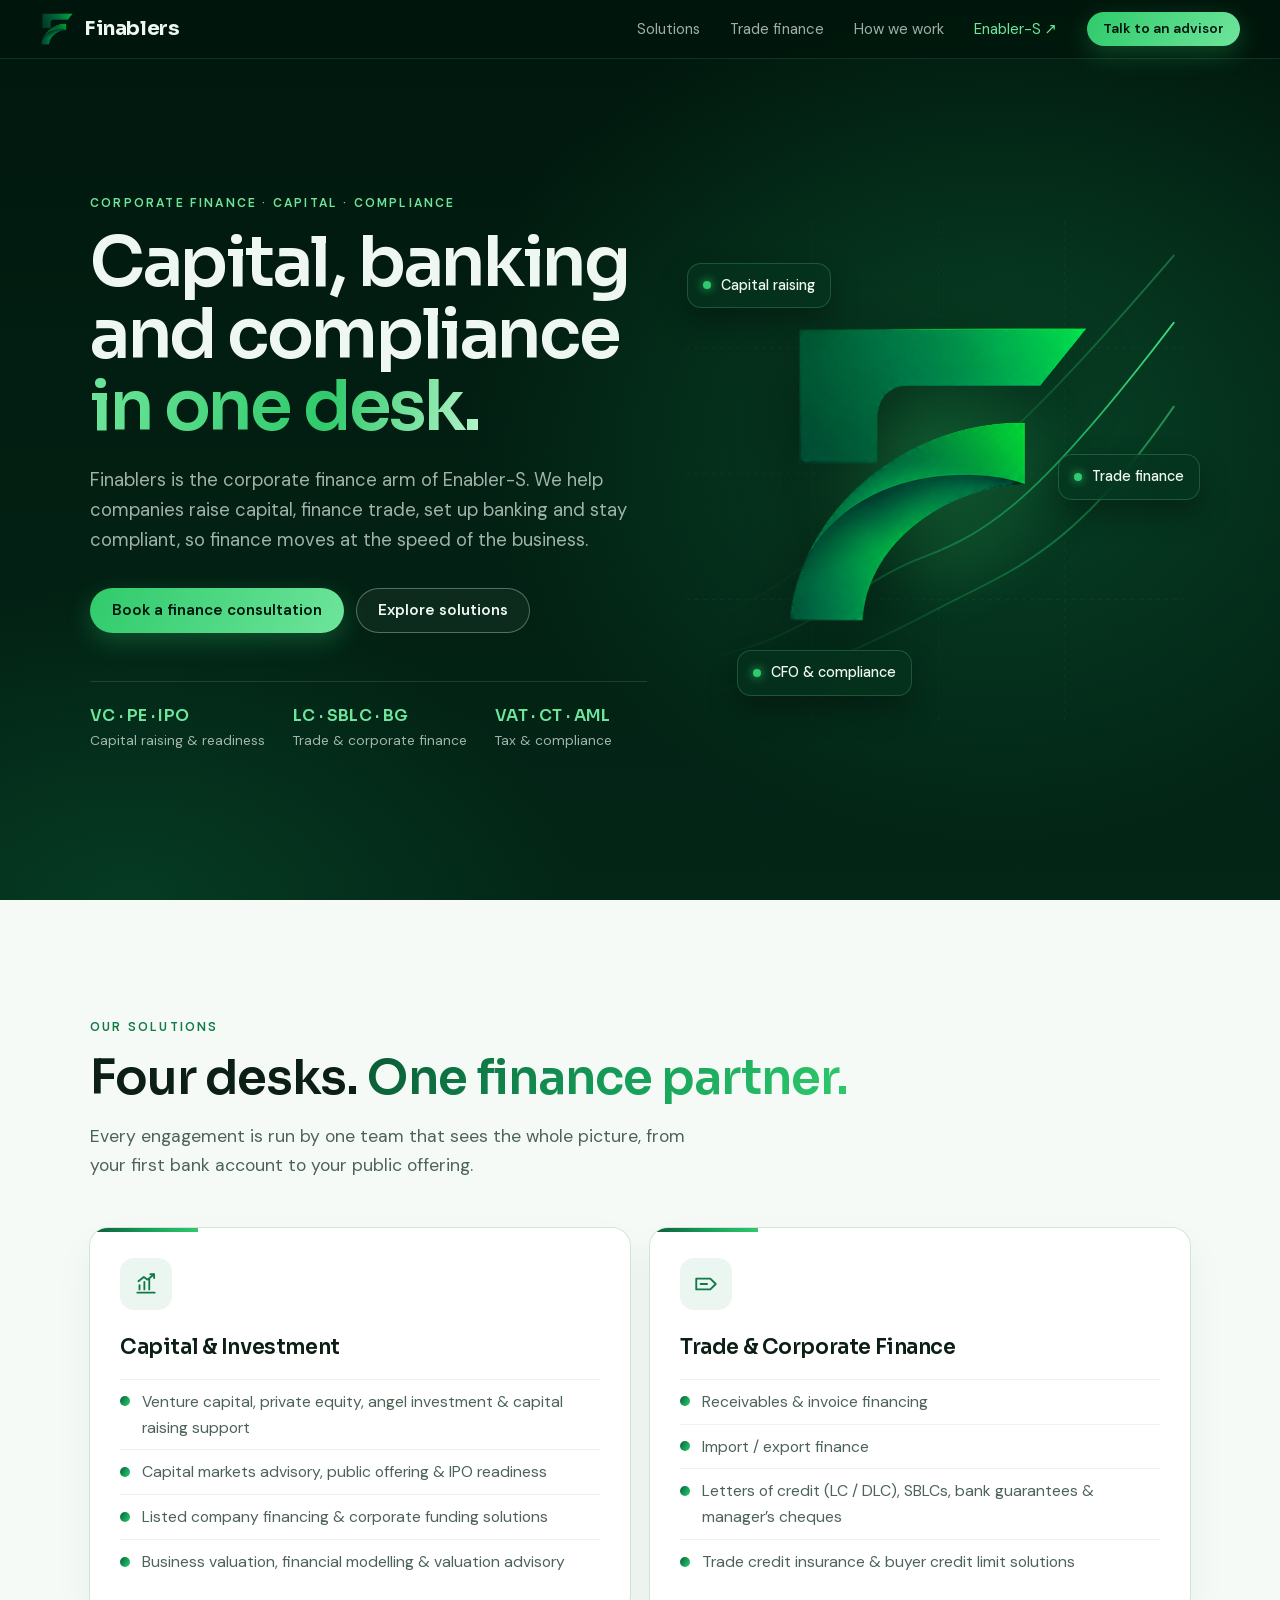
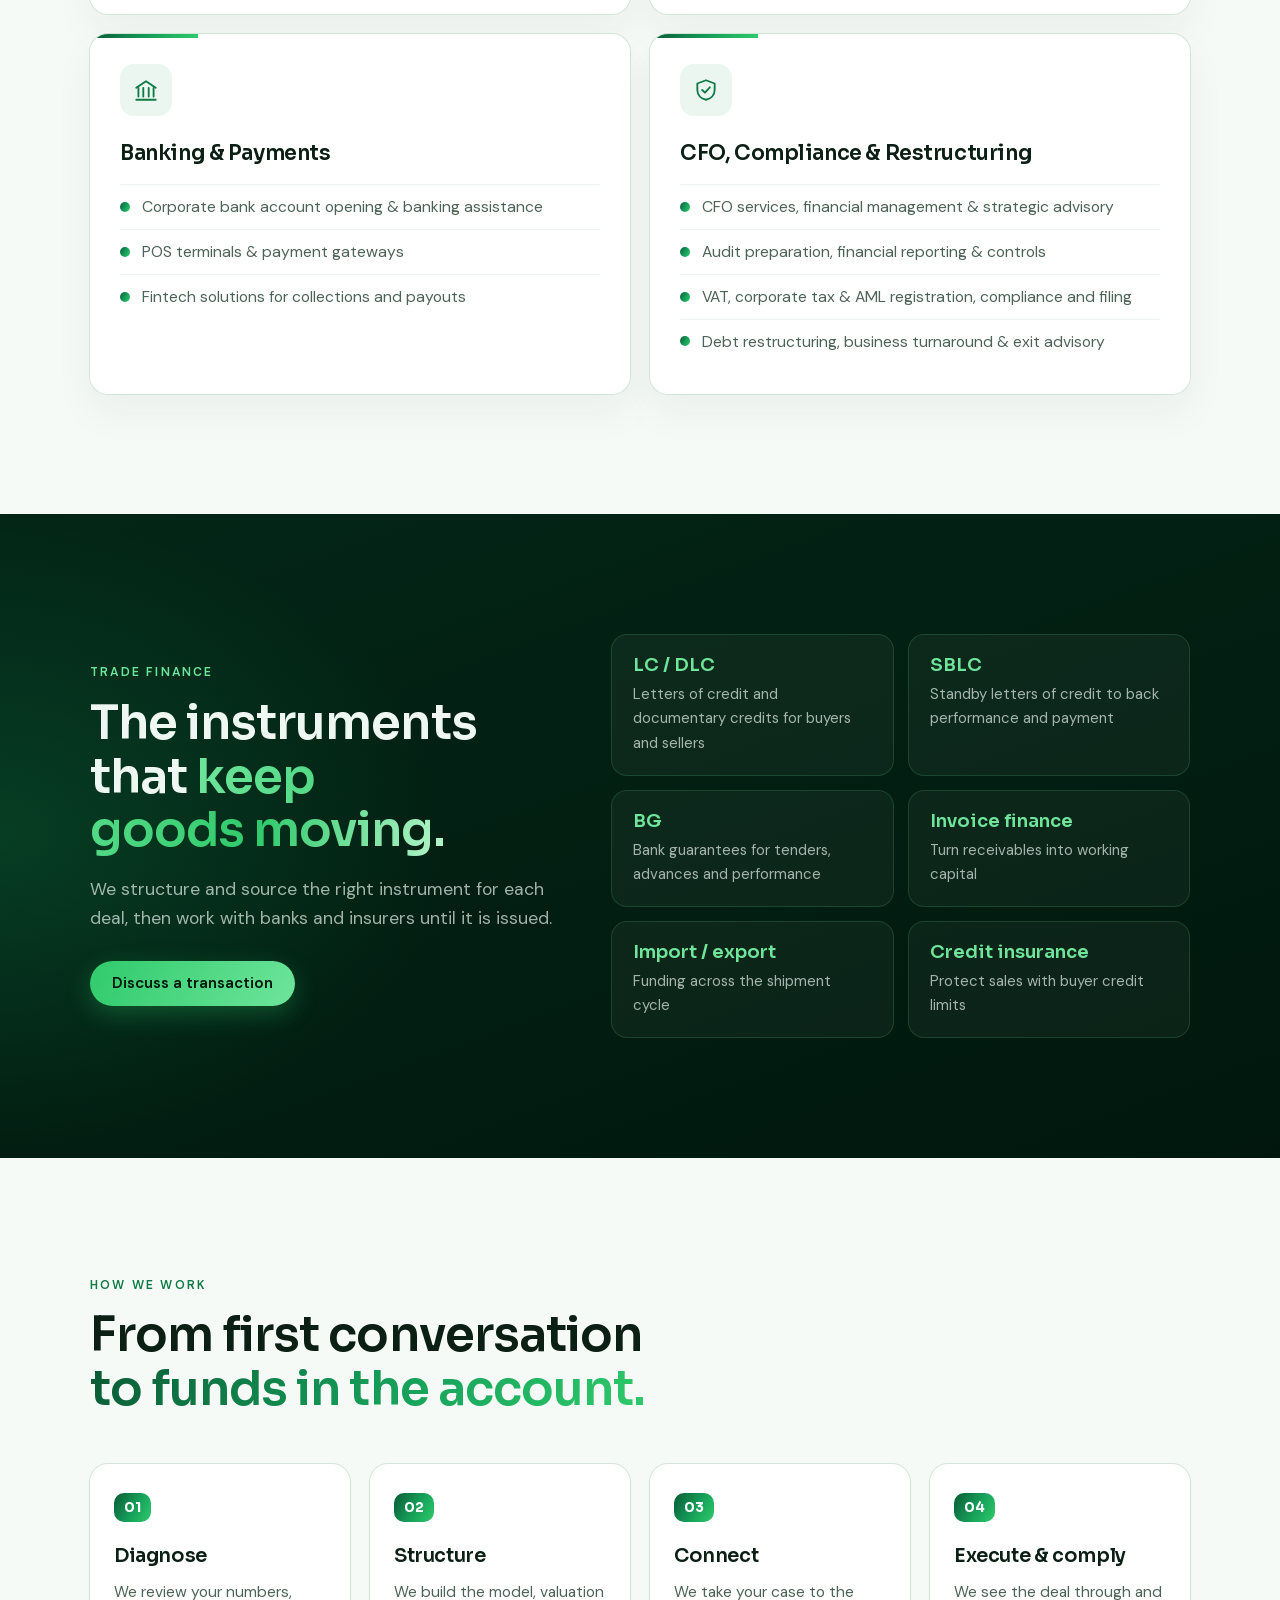
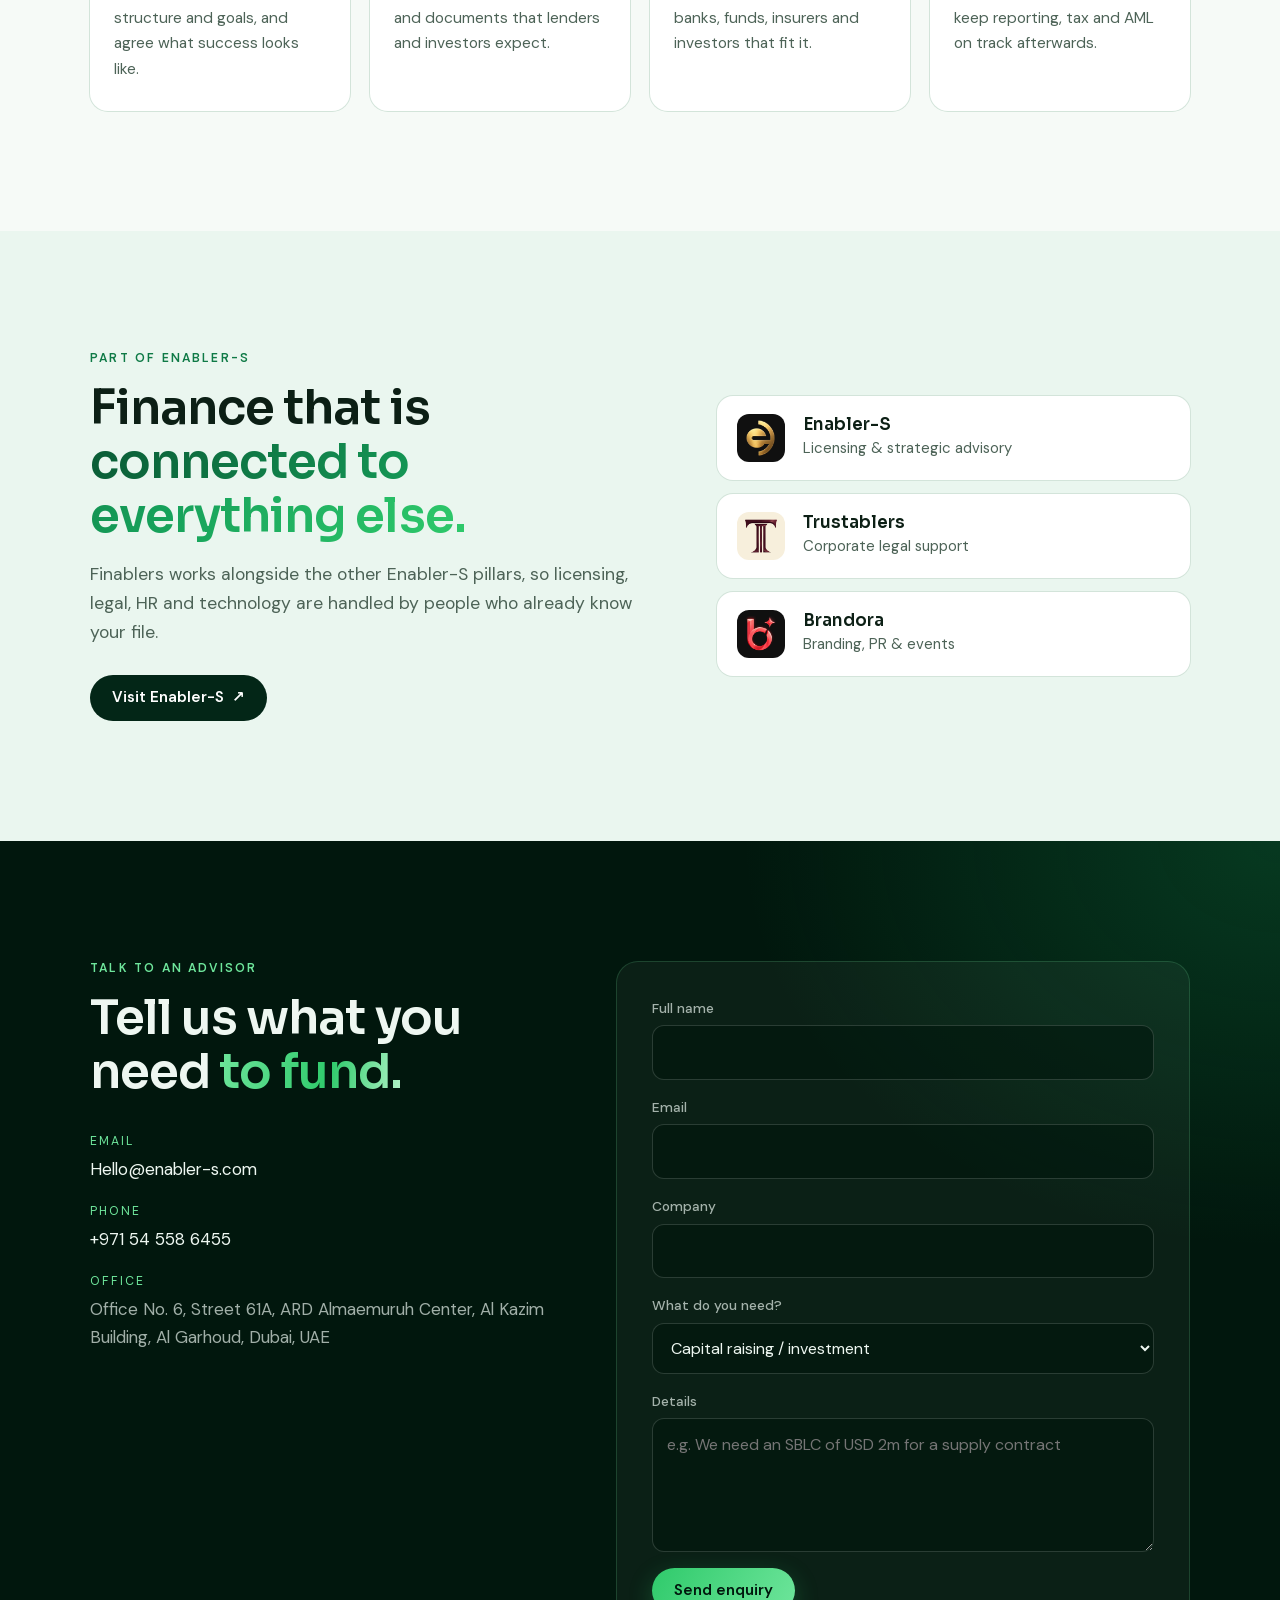
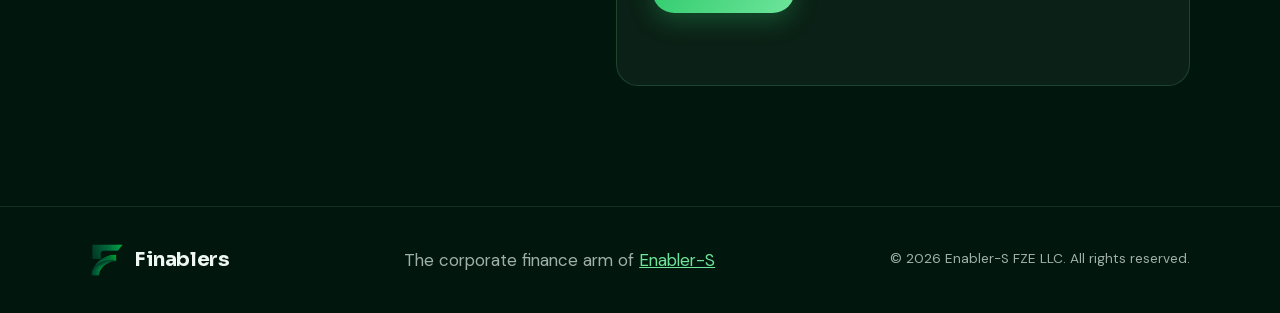
<file: index.html>
<!doctype html>
<html lang="en">
<head>
  <meta charset="utf-8">
  <meta name="viewport" content="width=device-width, initial-scale=1, viewport-fit=cover">
  <title>Finablers | Corporate Finance, Capital & Compliance by Enabler-S</title>
  <meta name="description" content="Finablers is the corporate finance arm of Enabler-S: capital raising, trade finance, banking, CFO services and tax & AML compliance from one desk in Dubai.">
  <link rel="canonical" href="https://finablers.vercel.app/">
  <meta property="og:type" content="website">
  <meta property="og:site_name" content="Finablers">
  <meta property="og:title" content="Finablers | Corporate Finance, Capital &amp; Compliance by Enabler-S">
  <meta property="og:description" content="Finablers is the corporate finance arm of Enabler-S: capital raising, trade finance, banking, CFO services and tax &amp; AML compliance from one desk in Dubai.">
  <meta property="og:url" content="https://finablers.vercel.app/">
  <meta property="og:image" content="https://finablers.vercel.app/assets/og.jpg">
  <meta property="og:image:width" content="1200">
  <meta property="og:image:height" content="630">
  <meta name="twitter:card" content="summary_large_image">
  <meta name="theme-color" content="#032617">
  <link rel="icon" href="assets/finabler-mark.png" type="image/png">
  <!-- Fonts are self-hosted (fonts/fonts.css) so the page never waits on Google -->
  <link rel="preload" href="fonts/files/dm-sans-normal-latin-b9df62.woff2" as="font" type="font/woff2" crossorigin>
  <link rel="preload" href="fonts/files/sora-normal-latin-29535c.woff2" as="font" type="font/woff2" crossorigin>
  <link rel="stylesheet" href="fonts/fonts.css">
  <link rel="stylesheet" href="styles.css">
  <script src="main.js" defer></script>
</head>
<body>
  <a class="skip" href="#main">Skip to content</a>

  <header class="top" id="top">
    <a class="brand" href="#top" aria-label="Finablers home">
      <img src="assets/finabler-mark.png" alt="" width="256" height="256">
      <span>Finablers</span>
    </a>
    <nav aria-label="Main">
      <button class="menu-toggle" type="button" aria-expanded="false" aria-controls="menu">Menu</button>
      <ul id="menu">
        <li><a href="#solutions">Solutions</a></li>
        <li><a href="#trade">Trade finance</a></li>
        <li><a href="#process">How we work</a></li>
        <li><a href="https://enabler-s.vercel.app/" data-link="enabler" class="parent">Enabler-S <span aria-hidden="true">↗</span></a></li>
        <li><a class="btn btn-bright btn-sm" href="#contact">Talk to an advisor</a></li>
      </ul>
    </nav>
  </header>

  <main id="main">
    <!-- Hero: dark forest ground, the F mark with rising capital lines behind it -->
    <section class="hero">
      <div class="hero-copy">
        <p class="eyebrow light">Corporate Finance · Capital · Compliance</p>
        <h1>Capital, banking and compliance <span class="grad">in one desk.</span></h1>
        <p class="lede">Finablers is the corporate finance arm of Enabler-S. We help companies raise capital, finance trade, set up banking and stay compliant, so finance moves at the speed of the business.</p>
        <div class="actions">
          <a class="btn btn-bright" href="#contact">Book a finance consultation</a>
          <a class="btn btn-line" href="#solutions">Explore solutions</a>
        </div>
        <ul class="proof">
          <li><b>VC · PE · IPO</b><span>Capital raising &amp; readiness</span></li>
          <li><b>LC · SBLC · BG</b><span>Trade &amp; corporate finance</span></li>
          <li><b>VAT · CT · AML</b><span>Tax &amp; compliance</span></li>
        </ul>
      </div>

      <div class="hero-art" aria-hidden="true">
        <svg class="lines" viewBox="0 0 600 600">
          <defs>
            <linearGradient id="lg" x1="0" y1="1" x2="1" y2="0">
              <stop offset="0" stop-color="#0f7a46" stop-opacity="0"/><stop offset=".6" stop-color="#16a05a"/><stop offset="1" stop-color="#3ee07f"/>
            </linearGradient>
          </defs>
          <path class="l1" d="M20,520 C140,500 200,430 280,400 S420,330 580,120"/>
          <path class="l2" d="M20,560 C160,540 240,490 320,450 S470,380 580,220"/>
          <path class="l3" d="M20,470 C120,450 180,360 260,330 S400,250 580,40"/>
          <g class="grid"><path d="M0,150H600M0,300H600M0,450H600M150,0V600M300,0V600M450,0V600"/></g>
        </svg>
        <div class="mark-wrap">
          <div class="mark-glow"></div>
          <img class="mark" src="assets/finabler-mark-lg.png" alt="" width="640" height="640">
        </div>
        <div class="float f1"><i></i>Capital raising</div>
        <div class="float f2"><i></i>Trade finance</div>
        <div class="float f3"><i></i>CFO &amp; compliance</div>
      </div>
    </section>

    <!-- Solutions: the 12 Finablers services grouped into four desks -->
    <section class="section" id="solutions">
      <div class="wrap">
        <p class="eyebrow">Our solutions</p>
        <h2>Four desks. <span class="grad-dark">One finance partner.</span></h2>
        <p class="section-lede">Every engagement is run by one team that sees the whole picture, from your first bank account to your public offering.</p>
        <div class="desks">
          <article class="desk reveal">
            <div class="desk-icon"><svg viewBox="0 0 24 24"><path d="M4 20h16"/><path d="M6 17v-4M10.5 17V10M15 17V7"/><path d="M5 9.5l5-4 3.5 2.5L19.5 3M16 3h3.5v3.5"/></svg></div>
            <h3>Capital &amp; Investment</h3>
            <ul>
              <li>Venture capital, private equity, angel investment &amp; capital raising support</li>
              <li>Capital markets advisory, public offering &amp; IPO readiness</li>
              <li>Listed company financing &amp; corporate funding solutions</li>
              <li>Business valuation, financial modelling &amp; valuation advisory</li>
            </ul>
          </article>
          <article class="desk reveal">
            <div class="desk-icon"><svg viewBox="0 0 24 24"><path d="M3 7h13l5 5-5 5H3z"/><path d="M7 12h6"/></svg></div>
            <h3>Trade &amp; Corporate Finance</h3>
            <ul>
              <li>Receivables &amp; invoice financing</li>
              <li>Import / export finance</li>
              <li>Letters of credit (LC / DLC), SBLCs, bank guarantees &amp; manager’s cheques</li>
              <li>Trade credit insurance &amp; buyer credit limit solutions</li>
            </ul>
          </article>
          <article class="desk reveal">
            <div class="desk-icon"><svg viewBox="0 0 24 24"><path d="M3 10l9-6 9 6"/><path d="M5 10v8M9.5 10v8M14.5 10v8M19 10v8M3 21h18"/></svg></div>
            <h3>Banking &amp; Payments</h3>
            <ul>
              <li>Corporate bank account opening &amp; banking assistance</li>
              <li>POS terminals &amp; payment gateways</li>
              <li>Fintech solutions for collections and payouts</li>
            </ul>
          </article>
          <article class="desk reveal">
            <div class="desk-icon"><svg viewBox="0 0 24 24"><path d="M12 3l8 3v6c0 4.5-3.4 8-8 9-4.6-1-8-4.5-8-9V6z"/><path d="M8.5 12l2.5 2.5 4.5-5"/></svg></div>
            <h3>CFO, Compliance &amp; Restructuring</h3>
            <ul>
              <li>CFO services, financial management &amp; strategic advisory</li>
              <li>Audit preparation, financial reporting &amp; controls</li>
              <li>VAT, corporate tax &amp; AML registration, compliance and filing</li>
              <li>Debt restructuring, business turnaround &amp; exit advisory</li>
            </ul>
          </article>
        </div>
      </div>
    </section>

    <!-- Trade finance instruments -->
    <section class="section trade" id="trade">
      <div class="wrap trade-grid">
        <div>
          <p class="eyebrow light">Trade finance</p>
          <h2>The instruments that <span class="grad">keep goods moving.</span></h2>
          <p class="section-lede light">We structure and source the right instrument for each deal, then work with banks and insurers until it is issued.</p>
          <a class="btn btn-bright" href="#contact">Discuss a transaction</a>
        </div>
        <ul class="instruments">
          <li class="reveal"><b>LC / DLC</b><span>Letters of credit and documentary credits for buyers and sellers</span></li>
          <li class="reveal"><b>SBLC</b><span>Standby letters of credit to back performance and payment</span></li>
          <li class="reveal"><b>BG</b><span>Bank guarantees for tenders, advances and performance</span></li>
          <li class="reveal"><b>Invoice finance</b><span>Turn receivables into working capital</span></li>
          <li class="reveal"><b>Import / export</b><span>Funding across the shipment cycle</span></li>
          <li class="reveal"><b>Credit insurance</b><span>Protect sales with buyer credit limits</span></li>
        </ul>
      </div>
    </section>

    <!-- Process -->
    <section class="section" id="process">
      <div class="wrap">
        <p class="eyebrow">How we work</p>
        <h2>From first conversation <span class="grad-dark">to funds in the account.</span></h2>
        <ol class="steps">
          <li class="reveal"><span class="n">01</span><h3>Diagnose</h3><p>We review your numbers, structure and goals, and agree what success looks like.</p></li>
          <li class="reveal"><span class="n">02</span><h3>Structure</h3><p>We build the model, valuation and documents that lenders and investors expect.</p></li>
          <li class="reveal"><span class="n">03</span><h3>Connect</h3><p>We take your case to the banks, funds, insurers and investors that fit it.</p></li>
          <li class="reveal"><span class="n">04</span><h3>Execute &amp; comply</h3><p>We see the deal through and keep reporting, tax and AML on track afterwards.</p></li>
        </ol>
      </div>
    </section>

    <!-- Ecosystem -->
    <section class="section eco">
      <div class="wrap eco-grid">
        <div>
          <p class="eyebrow">Part of Enabler-S</p>
          <h2>Finance that is <span class="grad-dark">connected to everything else.</span></h2>
          <p class="section-lede">Finablers works alongside the other Enabler-S pillars, so licensing, legal, HR and technology are handled by people who already know your file.</p>
          <a class="btn btn-dark" href="https://enabler-s.vercel.app/" data-link="enabler">Visit Enabler-S <span aria-hidden="true">↗</span></a>
        </div>
        <ul class="eco-list">
          <li><img src="assets/logo-mark.png" alt="" width="408" height="512"><span><b>Enabler-S</b>Licensing &amp; strategic advisory</span></li>
          <li><a href="https://trustablers.vercel.app/" data-link="trustablers"><img src="assets/trustablers-mark.png" alt="" width="256" height="256"><span><b>Trustablers</b>Corporate legal support</span></a></li>
          <li><a href="https://brandora-s.vercel.app/" data-link="brandora"><img src="assets/brandora-mark.png" alt="" width="256" height="256"><span><b>Brandora</b>Branding, PR &amp; events</span></a></li>
        </ul>
      </div>
    </section>

    <!-- Contact -->
    <section class="section contact" id="contact">
      <div class="wrap contact-grid">
        <div>
          <p class="eyebrow light">Talk to an advisor</p>
          <h2>Tell us what you need <span class="grad">to fund.</span></h2>
          <dl>
            <div><dt>Email</dt><dd><a href="mailto:Hello@enabler-s.com">Hello@enabler-s.com</a></dd></div>
            <div><dt>Phone</dt><dd><a href="tel:+971545586455">+971 54 558 6455</a></dd></div>
            <div><dt>Office</dt><dd>Office No. 6, Street 61A, ARD Almaemuruh Center, Al Kazim Building, Al Garhoud, Dubai, UAE</dd></div>
          </dl>
        </div>
        <form class="form" id="form" novalidate>
          <div class="field"><label for="f-name">Full name</label><input id="f-name" name="name" autocomplete="name" required></div>
          <div class="field"><label for="f-email">Email</label><input id="f-email" name="email" type="email" autocomplete="email" required></div>
          <div class="field"><label for="f-company">Company</label><input id="f-company" name="company" autocomplete="organization"></div>
          <div class="field">
            <label for="f-need">What do you need?</label>
            <select id="f-need" name="need">
              <option>Capital raising / investment</option>
              <option>Trade finance (LC, SBLC, guarantees)</option>
              <option>Bank account &amp; payments</option>
              <option>CFO services &amp; reporting</option>
              <option>VAT, corporate tax &amp; AML</option>
              <option>Restructuring or exit</option>
              <option>Something else</option>
            </select>
          </div>
          <div class="field"><label for="f-msg">Details</label><textarea id="f-msg" name="message" rows="4" placeholder="e.g. We need an SBLC of USD 2m for a supply contract"></textarea></div>
          <button class="btn btn-bright" type="submit">Send enquiry</button>
          <p class="form-status" id="form-status" role="status"></p>
        </form>
      </div>
    </section>
  </main>

  <footer class="foot">
    <div class="wrap foot-row">
      <a class="brand" href="#top"><img src="assets/finabler-mark.png" alt="" width="256" height="256"><span>Finablers</span></a>
      <p>The corporate finance arm of <a href="https://enabler-s.vercel.app/" data-link="enabler">Enabler-S</a></p>
      <p class="fine">© <span id="year"></span> Enabler-S FZE LLC. All rights reserved.</p>
    </div>
  </footer>
</body>
</html>
</file>
<file: fonts/fonts.css>
/* finablers: Google Fonts, self-hosted (latin + latin-ext). Source: https://fonts.googleapis.com/css2?family=Sora:wght@400;600;700&family=DM+Sans:opsz,wght@9..40,400;9..40,500;9..40,600&display=swap */

/* DM Sans normal · latin-ext */
@font-face {
  font-family: 'DM Sans';
  font-style: normal;
  font-weight: 400;
  font-display: swap;
  src: url(files/dm-sans-normal-latin-ext-33d679.woff2) format('woff2');
  unicode-range: U+0100-02BA, U+02BD-02C5, U+02C7-02CC, U+02CE-02D7, U+02DD-02FF, U+0304, U+0308, U+0329, U+1D00-1DBF, U+1E00-1E9F, U+1EF2-1EFF, U+2020, U+20A0-20AB, U+20AD-20C4, U+2113, U+2C60-2C7F, U+A720-A7FF;
}

/* DM Sans normal · latin */
@font-face {
  font-family: 'DM Sans';
  font-style: normal;
  font-weight: 400;
  font-display: swap;
  src: url(files/dm-sans-normal-latin-b9df62.woff2) format('woff2');
  unicode-range: U+0000-00FF, U+0131, U+0152-0153, U+02BB-02BC, U+02C6, U+02DA, U+02DC, U+0304, U+0308, U+0329, U+2000-206F, U+20AC, U+2122, U+2191, U+2193, U+2212, U+2215, U+FEFF, U+FFFD;
}

/* DM Sans normal · latin-ext */
@font-face {
  font-family: 'DM Sans';
  font-style: normal;
  font-weight: 500;
  font-display: swap;
  src: url(files/dm-sans-normal-latin-ext-33d679.woff2) format('woff2');
  unicode-range: U+0100-02BA, U+02BD-02C5, U+02C7-02CC, U+02CE-02D7, U+02DD-02FF, U+0304, U+0308, U+0329, U+1D00-1DBF, U+1E00-1E9F, U+1EF2-1EFF, U+2020, U+20A0-20AB, U+20AD-20C4, U+2113, U+2C60-2C7F, U+A720-A7FF;
}

/* DM Sans normal · latin */
@font-face {
  font-family: 'DM Sans';
  font-style: normal;
  font-weight: 500;
  font-display: swap;
  src: url(files/dm-sans-normal-latin-b9df62.woff2) format('woff2');
  unicode-range: U+0000-00FF, U+0131, U+0152-0153, U+02BB-02BC, U+02C6, U+02DA, U+02DC, U+0304, U+0308, U+0329, U+2000-206F, U+20AC, U+2122, U+2191, U+2193, U+2212, U+2215, U+FEFF, U+FFFD;
}

/* DM Sans normal · latin-ext */
@font-face {
  font-family: 'DM Sans';
  font-style: normal;
  font-weight: 600;
  font-display: swap;
  src: url(files/dm-sans-normal-latin-ext-33d679.woff2) format('woff2');
  unicode-range: U+0100-02BA, U+02BD-02C5, U+02C7-02CC, U+02CE-02D7, U+02DD-02FF, U+0304, U+0308, U+0329, U+1D00-1DBF, U+1E00-1E9F, U+1EF2-1EFF, U+2020, U+20A0-20AB, U+20AD-20C4, U+2113, U+2C60-2C7F, U+A720-A7FF;
}

/* DM Sans normal · latin */
@font-face {
  font-family: 'DM Sans';
  font-style: normal;
  font-weight: 600;
  font-display: swap;
  src: url(files/dm-sans-normal-latin-b9df62.woff2) format('woff2');
  unicode-range: U+0000-00FF, U+0131, U+0152-0153, U+02BB-02BC, U+02C6, U+02DA, U+02DC, U+0304, U+0308, U+0329, U+2000-206F, U+20AC, U+2122, U+2191, U+2193, U+2212, U+2215, U+FEFF, U+FFFD;
}

/* Sora normal · latin-ext */
@font-face {
  font-family: 'Sora';
  font-style: normal;
  font-weight: 400;
  font-display: swap;
  src: url(files/sora-normal-latin-ext-e4351a.woff2) format('woff2');
  unicode-range: U+0100-02BA, U+02BD-02C5, U+02C7-02CC, U+02CE-02D7, U+02DD-02FF, U+0304, U+0308, U+0329, U+1D00-1DBF, U+1E00-1E9F, U+1EF2-1EFF, U+2020, U+20A0-20AB, U+20AD-20C4, U+2113, U+2C60-2C7F, U+A720-A7FF;
}

/* Sora normal · latin */
@font-face {
  font-family: 'Sora';
  font-style: normal;
  font-weight: 400;
  font-display: swap;
  src: url(files/sora-normal-latin-29535c.woff2) format('woff2');
  unicode-range: U+0000-00FF, U+0131, U+0152-0153, U+02BB-02BC, U+02C6, U+02DA, U+02DC, U+0304, U+0308, U+0329, U+2000-206F, U+20AC, U+2122, U+2191, U+2193, U+2212, U+2215, U+FEFF, U+FFFD;
}

/* Sora normal · latin-ext */
@font-face {
  font-family: 'Sora';
  font-style: normal;
  font-weight: 600;
  font-display: swap;
  src: url(files/sora-normal-latin-ext-e4351a.woff2) format('woff2');
  unicode-range: U+0100-02BA, U+02BD-02C5, U+02C7-02CC, U+02CE-02D7, U+02DD-02FF, U+0304, U+0308, U+0329, U+1D00-1DBF, U+1E00-1E9F, U+1EF2-1EFF, U+2020, U+20A0-20AB, U+20AD-20C4, U+2113, U+2C60-2C7F, U+A720-A7FF;
}

/* Sora normal · latin */
@font-face {
  font-family: 'Sora';
  font-style: normal;
  font-weight: 600;
  font-display: swap;
  src: url(files/sora-normal-latin-29535c.woff2) format('woff2');
  unicode-range: U+0000-00FF, U+0131, U+0152-0153, U+02BB-02BC, U+02C6, U+02DA, U+02DC, U+0304, U+0308, U+0329, U+2000-206F, U+20AC, U+2122, U+2191, U+2193, U+2212, U+2215, U+FEFF, U+FFFD;
}

/* Sora normal · latin-ext */
@font-face {
  font-family: 'Sora';
  font-style: normal;
  font-weight: 700;
  font-display: swap;
  src: url(files/sora-normal-latin-ext-e4351a.woff2) format('woff2');
  unicode-range: U+0100-02BA, U+02BD-02C5, U+02C7-02CC, U+02CE-02D7, U+02DD-02FF, U+0304, U+0308, U+0329, U+1D00-1DBF, U+1E00-1E9F, U+1EF2-1EFF, U+2020, U+20A0-20AB, U+20AD-20C4, U+2113, U+2C60-2C7F, U+A720-A7FF;
}

/* Sora normal · latin */
@font-face {
  font-family: 'Sora';
  font-style: normal;
  font-weight: 700;
  font-display: swap;
  src: url(files/sora-normal-latin-29535c.woff2) format('woff2');
  unicode-range: U+0000-00FF, U+0131, U+0152-0153, U+02BB-02BC, U+02C6, U+02DA, U+02DC, U+0304, U+0308, U+0329, U+2000-206F, U+20AC, U+2122, U+2191, U+2193, U+2212, U+2215, U+FEFF, U+FFFD;
}
</file>
<file: styles.css>
/* Finablers: corporate finance arm of Enabler-S.
   Palette from the logo's ribbon gradient: deep forest → emerald → bright green.
   Dark forest sections (hero, trade, contact) alternate with light mint ones. */
:root {
  --forest-950: #01170d;
  --forest-900: #032617;
  --forest-800: #05351f;
  --green-700: #0a5a35;
  --green-600: #0f7a46;
  --green-500: #16a05a;
  --green-400: #2fca6b;
  --green-300: #6ee59b;
  --mint: #eaf6ef;
  --paper: #f6faf7;
  --ink: #0c1f15;
  --muted: #4d6357;
  --line: #d3e4da;
  --on-dark: #eef7f1;
  --on-dark-muted: rgba(238, 247, 241, 0.68);
  --ribbon: linear-gradient(120deg, var(--green-700), var(--green-500) 55%, var(--green-400));

  --display: "Sora", "Segoe UI", system-ui, sans-serif;
  --body: "DM Sans", "Segoe UI", system-ui, sans-serif;
  --gutter: clamp(16px, 4vw, 40px);
  --radius: 18px;
}

*, *::before, *::after { box-sizing: border-box; }
html { scroll-behavior: smooth; -webkit-text-size-adjust: 100%; }
@media (prefers-reduced-motion: reduce) { html { scroll-behavior: auto; } }
body { margin: 0; overflow-x: hidden; background: var(--paper); color: var(--ink); font: 400 1.0625rem/1.65 var(--body); }
img, svg { display: block; max-width: 100%; }
a { color: inherit; }
h1, h2, h3, p { margin: 0; }
ul, ol { margin: 0; padding: 0; list-style: none; }
h1, h2, h3 { font-family: var(--display); font-weight: 600; letter-spacing: -0.02em; text-wrap: balance; }
h2 { font-size: clamp(1.9rem, 4vw, 3rem); line-height: 1.12; }
:focus-visible { outline: 2px solid var(--green-400); outline-offset: 3px; border-radius: 6px; }

.skip { position: absolute; left: -999px; top: 8px; z-index: 100; background: var(--green-400); color: var(--forest-950); padding: 8px 14px; border-radius: 6px; }
.skip:focus { left: 8px; }
.wrap { max-width: 1180px; margin: 0 auto; padding-inline: var(--gutter); }

.eyebrow { font: 600 0.76rem/1.2 var(--body); letter-spacing: 0.18em; text-transform: uppercase; color: var(--green-600); margin-bottom: 16px; }
.eyebrow.light { color: var(--green-300); }
.grad { background: linear-gradient(100deg, var(--green-300), var(--green-400) 60%, #b6f5cb); -webkit-background-clip: text; background-clip: text; color: transparent; }
.grad-dark { background: var(--ribbon); -webkit-background-clip: text; background-clip: text; color: transparent; }
.section-lede { max-width: 620px; margin-top: 18px; color: var(--muted); font-size: 1.1rem; }
.section-lede.light { color: var(--on-dark-muted); }

/* ---------- buttons ---------- */
.btn { display: inline-flex; align-items: center; justify-content: center; gap: 8px; border: 0; cursor: pointer; text-decoration: none;
  font: 600 0.95rem/1 var(--body); padding: 15px 22px; border-radius: 999px; transition: transform .2s, box-shadow .2s, background .2s; }
.btn:hover { transform: translateY(-1px); }
.btn-bright { color: var(--forest-950); background: linear-gradient(120deg, var(--green-400), var(--green-300)); box-shadow: 0 8px 24px rgba(47, 202, 107, 0.28); }
.btn-bright:hover { box-shadow: 0 10px 30px rgba(47, 202, 107, 0.42); }
.btn-line { color: var(--on-dark); box-shadow: inset 0 0 0 1px rgba(238, 247, 241, 0.32); background: rgba(255, 255, 255, 0.04); }
.btn-line:hover { background: rgba(255, 255, 255, 0.1); }
.btn-dark { color: #fff; background: var(--forest-900); }
.btn-dark:hover { background: var(--green-700); }
.btn-sm { padding: 10px 16px; font-size: 0.86rem; }

/* ---------- header ---------- */
.top { position: fixed; inset: 0 0 auto; z-index: 50; display: flex; align-items: center; justify-content: space-between;
  padding: calc(env(safe-area-inset-top, 0px) + 12px) var(--gutter) 12px; color: var(--on-dark);
  background: rgba(1, 23, 13, 0.82); backdrop-filter: blur(12px); -webkit-backdrop-filter: blur(12px);
  border-bottom: 1px solid rgba(110, 229, 155, 0.14); }
.brand { display: flex; align-items: center; gap: 10px; text-decoration: none; }
.brand img { width: 34px; height: 34px; }
.brand span { font: 700 1.25rem/1 var(--display); letter-spacing: -0.02em; }
.top ul { display: flex; align-items: center; gap: clamp(14px, 2.4vw, 30px); font-size: 0.93rem; }
.top ul a:not(.btn) { text-decoration: none; color: var(--on-dark-muted); }
.top ul a:not(.btn):hover { color: #fff; }
.top .parent { color: var(--green-300) !important; }
.menu-toggle { display: none; }
@media (max-width: 860px) {
  .menu-toggle { display: inline-flex; border: 0; border-radius: 999px; padding: 9px 16px; font: 600 0.88rem var(--body);
    color: var(--on-dark); background: rgba(255, 255, 255, 0.08); box-shadow: inset 0 0 0 1px rgba(255, 255, 255, 0.2); cursor: pointer; }
  .top ul { position: absolute; top: 100%; left: 0; right: 0; flex-direction: column; align-items: stretch; gap: 0;
    padding: 8px var(--gutter) 20px; background: var(--forest-950); border-bottom: 1px solid rgba(110, 229, 155, 0.14); display: none; }
  .top ul.open { display: flex; }
  .top ul li a:not(.btn) { display: block; padding: 14px 0; border-bottom: 1px solid rgba(255, 255, 255, 0.07); }
  .top ul .btn { margin-top: 14px; width: 100%; }
}

/* ---------- hero ---------- */
.hero { position: relative; display: grid; grid-template-columns: 1.05fr 0.95fr; align-items: center; gap: 40px; min-height: 100svh;
  padding: 120px max(var(--gutter), calc((100vw - 1180px) / 2 + var(--gutter))) 72px; color: var(--on-dark); overflow: hidden;
  background:
    radial-gradient(ellipse 60% 70% at 78% 45%, rgba(22, 160, 90, 0.28), transparent 70%),
    radial-gradient(ellipse 50% 50% at 10% 100%, rgba(15, 122, 70, 0.25), transparent 70%),
    linear-gradient(180deg, var(--forest-950), var(--forest-900)); }
.hero h1 { font-size: clamp(2.5rem, 5.4vw, 4.4rem); line-height: 1.04; letter-spacing: -0.035em; }
.lede { margin-top: 22px; max-width: 560px; font-size: 1.15rem; color: var(--on-dark-muted); }
.actions { display: flex; flex-wrap: wrap; gap: 12px; margin-top: 32px; }
.proof { display: grid; grid-template-columns: repeat(3, auto); justify-content: start; gap: 28px; margin-top: 48px; padding-top: 24px;
  border-top: 1px solid rgba(238, 247, 241, 0.12); }
.proof li { display: flex; flex-direction: column; gap: 4px; }
.proof b { font: 600 1rem/1.2 var(--display); color: var(--green-300); letter-spacing: 0.02em; }
.proof span { font-size: 0.86rem; color: var(--on-dark-muted); }

.hero-art { position: relative; aspect-ratio: 1; width: 100%; max-width: 560px; justify-self: center; }
.lines { position: absolute; inset: 0; width: 100%; height: 100%; }
.lines path { fill: none; stroke: url(#lg); stroke-width: 2.2; stroke-linecap: round; stroke-dasharray: 900; stroke-dashoffset: 900;
  animation: draw 2.6s cubic-bezier(.3, .7, .2, 1) forwards; }
.lines .l2 { animation-delay: .25s; opacity: .55; }
.lines .l3 { animation-delay: .5s; opacity: .35; }
.lines .grid path { stroke: rgba(110, 229, 155, 0.08); stroke-width: 1; stroke-dasharray: 3 7; animation: none; stroke-dashoffset: 0; }
@keyframes draw { to { stroke-dashoffset: 0; } }
.mark-wrap { position: absolute; inset: 18%; display: grid; place-items: center; animation: float 7s ease-in-out infinite; }
.mark-glow { position: absolute; inset: 6%; border-radius: 50%; background: radial-gradient(circle, rgba(47, 202, 107, 0.45), transparent 66%); filter: blur(18px); }
.mark { position: relative; width: 100%; height: auto; filter: drop-shadow(0 24px 40px rgba(0, 0, 0, 0.45)) brightness(1.25) saturate(1.1); }
@keyframes float { 50% { transform: translateY(-12px); } }
.float { position: absolute; display: flex; align-items: center; gap: 10px; padding: 11px 16px; border-radius: 14px; font-size: 0.9rem; font-weight: 500;
  background: rgba(5, 53, 31, 0.6); backdrop-filter: blur(10px); -webkit-backdrop-filter: blur(10px);
  box-shadow: inset 0 0 0 1px rgba(110, 229, 155, 0.22), 0 14px 30px rgba(0, 0, 0, 0.3); animation: float 6s ease-in-out infinite; }
.float i { width: 8px; height: 8px; border-radius: 50%; background: var(--green-400); box-shadow: 0 0 10px var(--green-400); }
.f1 { top: 8%; left: 0; animation-delay: -1s; }
.f2 { top: 46%; right: -2%; animation-delay: -3s; }
.f3 { bottom: 6%; left: 10%; animation-delay: -4.5s; }
@media (prefers-reduced-motion: reduce) {
  .lines path { animation: none; stroke-dashoffset: 0; }
  .mark-wrap, .float { animation: none; }
}
@media (max-width: 900px) {
  .hero { grid-template-columns: 1fr; padding-top: 104px; text-align: left; }
  .hero-art { max-width: 420px; order: -1; }
}
@media (max-width: 520px) {
  .proof { grid-template-columns: 1fr; gap: 14px; }
  .float { font-size: 0.78rem; padding: 8px 12px; }
}

/* ---------- sections ---------- */
.section { padding: clamp(72px, 10vw, 120px) 0; }

.desks { display: grid; grid-template-columns: repeat(2, 1fr); gap: 20px; margin-top: 48px; }
.desk { position: relative; padding: 30px; border-radius: var(--radius); background: #fff; box-shadow: 0 0 0 1px var(--line), 0 18px 40px rgba(12, 31, 21, 0.05);
  overflow: hidden; transition: transform .3s, box-shadow .3s; }
.desk::before { content: ""; position: absolute; inset: 0 0 auto; height: 4px; background: var(--ribbon); transform: scaleX(0.2); transform-origin: left; transition: transform .5s; }
.desk:hover { transform: translateY(-4px); box-shadow: 0 0 0 1px #b9dcc7, 0 24px 50px rgba(12, 31, 21, 0.1); }
.desk:hover::before { transform: scaleX(1); }
.desk-icon { display: grid; place-items: center; width: 52px; height: 52px; border-radius: 14px; background: var(--mint); margin-bottom: 20px; }
.desk-icon svg { width: 26px; height: 26px; fill: none; stroke: var(--green-600); stroke-width: 1.7; stroke-linecap: round; stroke-linejoin: round; }
.desk h3 { font-size: 1.3rem; }
.desk ul { margin-top: 14px; }
.desk li { position: relative; padding: 9px 0 9px 22px; border-top: 1px solid #edf3ef; color: var(--muted); font-size: 0.98rem; }
.desk li::before { content: ""; position: absolute; left: 0; top: 1.05em; width: 10px; height: 10px; border-radius: 50%; background: var(--ribbon); }
@media (max-width: 760px) { .desks { grid-template-columns: 1fr; } }

.trade { color: var(--on-dark); background:
  radial-gradient(ellipse 50% 70% at 0% 50%, rgba(22, 160, 90, 0.22), transparent 70%),
  linear-gradient(160deg, var(--forest-900), var(--forest-950)); }
.trade-grid { display: grid; grid-template-columns: 0.9fr 1.1fr; gap: 48px; align-items: center; }
.trade .btn { margin-top: 28px; }
.instruments { display: grid; grid-template-columns: repeat(2, 1fr); gap: 14px; }
.instruments li { display: flex; flex-direction: column; gap: 6px; padding: 20px 22px; border-radius: 16px;
  background: rgba(255, 255, 255, 0.04); box-shadow: inset 0 0 0 1px rgba(110, 229, 155, 0.16); }
.instruments b { font: 600 1.15rem/1.2 var(--display); color: var(--green-300); }
.instruments span { font-size: 0.93rem; color: var(--on-dark-muted); }
@media (max-width: 900px) { .trade-grid { grid-template-columns: 1fr; } }
@media (max-width: 480px) { .instruments { grid-template-columns: 1fr; } }

.steps { display: grid; grid-template-columns: repeat(4, 1fr); gap: 20px; margin-top: 48px; counter-reset: s; }
.steps li { position: relative; padding: 28px 24px; border-radius: var(--radius); background: #fff; box-shadow: 0 0 0 1px var(--line); }
.steps .n { display: inline-block; font: 700 0.85rem/1 var(--display); color: #fff; background: var(--ribbon); padding: 8px 10px; border-radius: 10px; }
.steps h3 { margin-top: 18px; font-size: 1.2rem; }
.steps p { margin-top: 8px; color: var(--muted); font-size: 0.97rem; }
@media (max-width: 960px) { .steps { grid-template-columns: repeat(2, 1fr); } }
@media (max-width: 520px) { .steps { grid-template-columns: 1fr; } }

.eco { background: var(--mint); }
.eco-grid { display: grid; grid-template-columns: 1.1fr 0.9fr; gap: 48px; align-items: center; }
.eco .btn { margin-top: 28px; }
.eco-list { display: grid; gap: 14px; }
.eco-list li { display: flex; align-items: center; gap: 18px; padding: 18px 20px; border-radius: 16px; background: #fff; box-shadow: 0 0 0 1px var(--line); }
.eco-list li > a { display: flex; align-items: center; gap: 18px; flex: 1; text-decoration: none; }
.eco-list li:has(a):hover { box-shadow: 0 0 0 1px var(--green-500); }
.eco-list img { width: 48px; height: 48px; object-fit: contain; padding: 6px; border-radius: 12px; background: #101010; }
.eco-list li:nth-child(2) img { background: #f7efdc; }
.eco-list span { display: flex; flex-direction: column; color: var(--muted); font-size: 0.93rem; }
.eco-list b { font: 600 1.05rem/1.3 var(--display); color: var(--ink); }
@media (max-width: 860px) { .eco-grid { grid-template-columns: 1fr; } }

.contact { color: var(--on-dark); background:
  radial-gradient(ellipse 60% 60% at 100% 0%, rgba(22, 160, 90, 0.25), transparent 70%),
  var(--forest-950); }
.contact-grid { display: grid; grid-template-columns: 0.9fr 1.1fr; gap: 56px; align-items: start; }
.contact dl { margin: 32px 0 0; display: grid; gap: 18px; }
.contact dt { font-size: 0.76rem; letter-spacing: 0.16em; text-transform: uppercase; color: var(--green-300); }
.contact dd { margin: 4px 0 0; color: var(--on-dark-muted); }
.contact dd a { color: var(--on-dark); text-decoration: none; }
.form { display: grid; gap: 16px; padding: clamp(22px, 4vw, 36px); border-radius: 22px; background: rgba(255, 255, 255, 0.04);
  box-shadow: inset 0 0 0 1px rgba(110, 229, 155, 0.18); }
.field { display: grid; gap: 6px; }
.field label { font-size: 0.86rem; font-weight: 500; color: var(--on-dark-muted); }
.field input, .field select, .field textarea { width: 100%; padding: 13px 14px; border-radius: 12px; border: 1px solid rgba(238, 247, 241, 0.16);
  background: rgba(1, 23, 13, 0.6); color: var(--on-dark); font: inherit; font-size: 1rem; }
.field select option { color: var(--ink); }
.field input:focus, .field select:focus, .field textarea:focus { outline: none; border-color: var(--green-400); box-shadow: 0 0 0 3px rgba(47, 202, 107, 0.2); }
.form .btn { justify-self: start; }
.form-status { min-height: 1.4em; font-size: 0.92rem; color: var(--green-300); }
@media (max-width: 860px) { .contact-grid { grid-template-columns: 1fr; } }

.foot { padding: 36px 0 calc(env(safe-area-inset-bottom, 0px) + 36px); background: var(--forest-950); color: var(--on-dark-muted); border-top: 1px solid rgba(110, 229, 155, 0.12); }
.foot-row { display: flex; flex-wrap: wrap; align-items: center; justify-content: space-between; gap: 16px; }
.foot .brand { color: var(--on-dark); }
.foot a { color: var(--green-300); }
.fine { font-size: 0.85rem; }

/* reveal on scroll (only when JS has run) */
.js .reveal { opacity: 0; transform: translateY(16px); transition: opacity .7s, transform .7s cubic-bezier(.2, .8, .2, 1); }
.js .reveal.in { opacity: 1; transform: none; }
@media (prefers-reduced-motion: reduce) { .js .reveal { opacity: 1; transform: none; transition: none; } }
</file>
